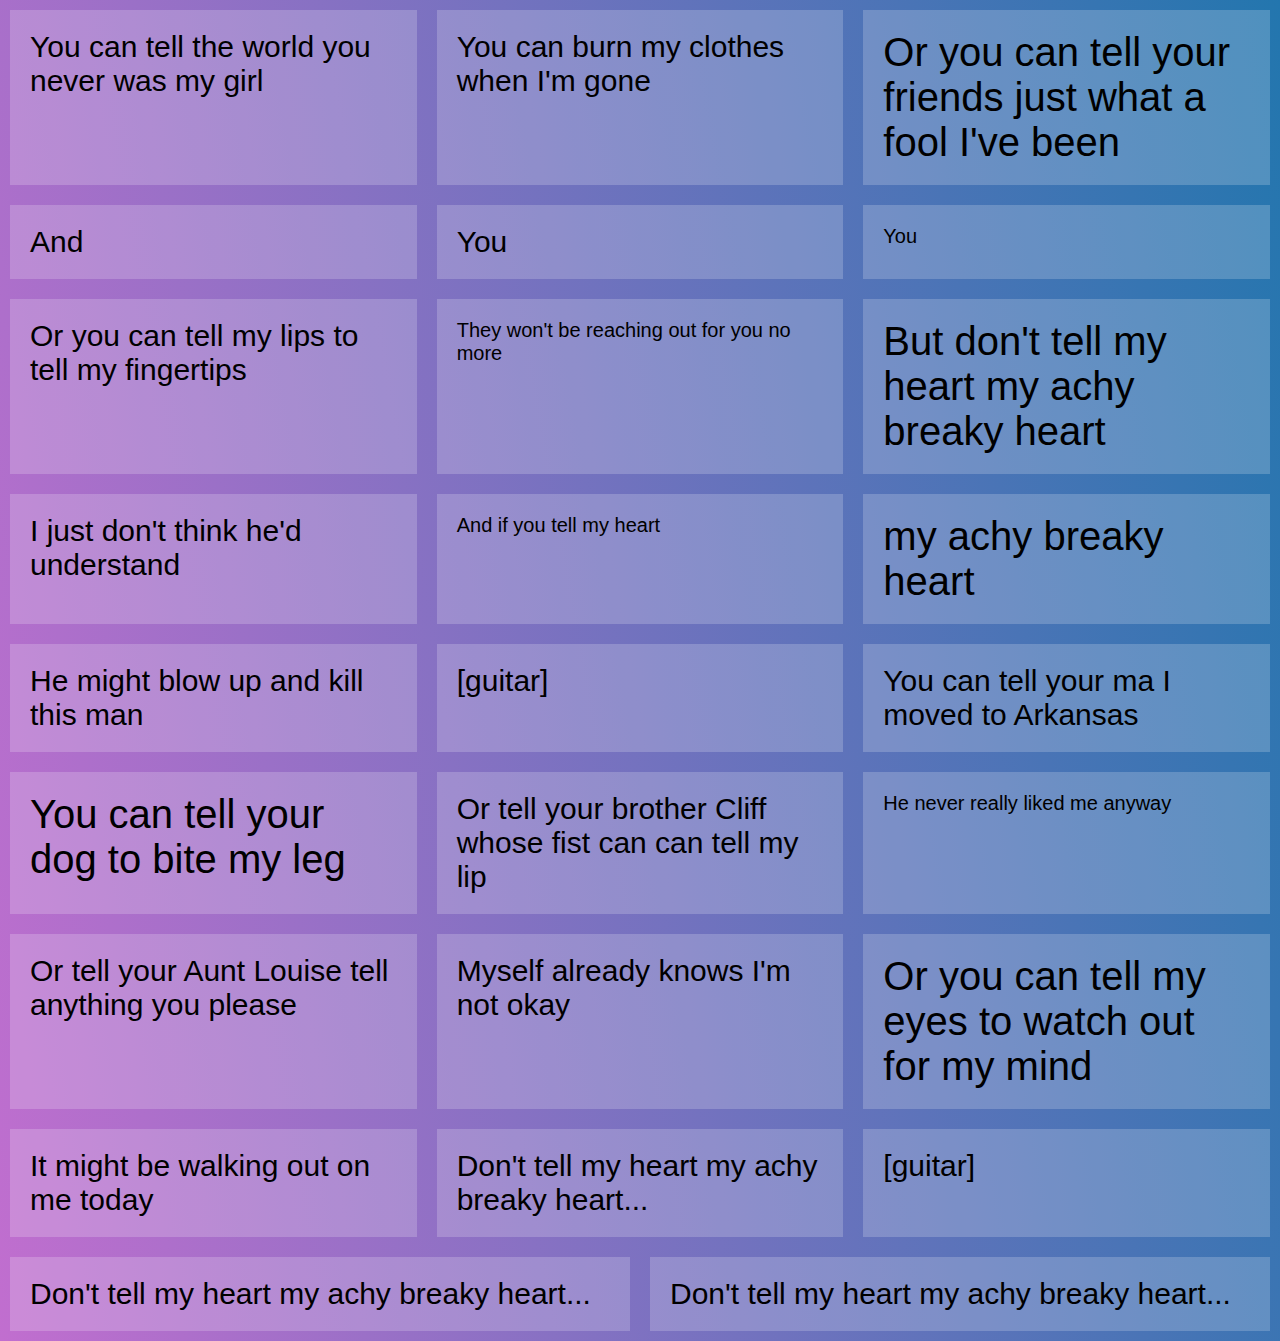
<file: equal-height/index.html>
<!DOCTYPE html>
<html lang="en">
<head>
  <meta charset="UTF-8">
  <title>FlexBox Nav</title>
  <link rel="stylesheet" href="https://maxcdn.bootstrapcdn.com/font-awesome/4.3.0/css/font-awesome.min.css">
  <link rel="stylesheet" href="style.css">
</head>
<body>

  <div class="elements">

    <div class="item">You can tell the world you never was my girl</div>
    <div class="item">You can burn my clothes when I'm gone</div>
    <div class="item large">Or you can tell your friends just what a fool I've been</div>
    <div class="item">And </div>

    <div class="item">You </div>
    <div class="item small">You </div>
    <div class="item">Or you can tell my lips to tell my fingertips</div>
    <div class="item small">They won't be reaching out for you no more</div>

    <div class="item large">But don't tell my heart my achy breaky heart</div>
    <div class="item">I just don't think he'd understand</div>
    <div class="item small">And if you tell my heart</div>
    <div class="item large">my achy breaky heart</div>
    <div class="item">He might blow up and kill this man</div>

    <div class="item">[guitar]</div>

    <div class="item">You can tell your ma I moved to Arkansas</div>
    <div class="item large">You can tell your dog to bite my leg</div>
    <div class="item">Or tell your brother Cliff whose fist can can tell my lip</div>
    <div class="item small">He never really liked me anyway</div>

    <div class="item">Or tell your Aunt Louise tell anything you please</div>
    <div class="item">Myself already knows I'm not okay</div>
    <div class="item large">Or you can tell my eyes to watch out for my mind</div>
    <div class="item">It might be walking out on me today</div>

    <div class="item">Don't tell my heart my achy breaky heart...</div>

    <div class="item">[guitar]</div>

    <div class="item">Don't tell my heart my achy breaky heart...</div>
    <div class="item">Don't tell my heart my achy breaky heart...</div>

  </div>

</body>
</html>
</file>
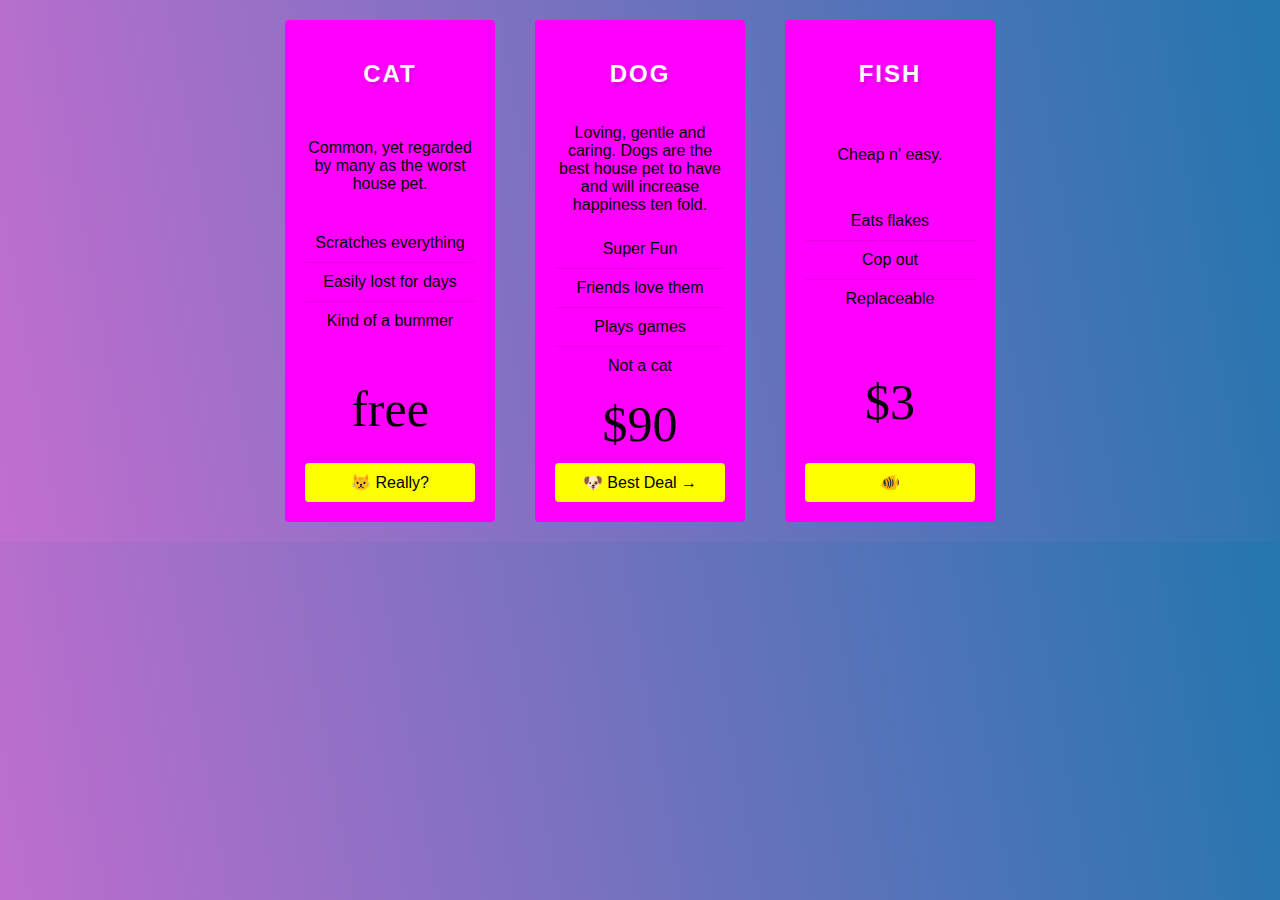
<file: pricing-grid/index.html>
<!DOCTYPE html>
<html lang="en">
<head>
  <meta charset="UTF-8">
  <title>FlexBox Nav</title>
  <link rel="stylesheet" href="https://maxcdn.bootstrapcdn.com/font-awesome/4.3.0/css/font-awesome.min.css">
  <link rel="stylesheet" href="style.css">
</head>
<body>

  <!-- Flex Container! -->
  <div class="pricing-grid">

    <div class="plan plan1">

      <h2>Cat</h2>
      <p>Common, yet regarded by many as the worst house pet.</p>
      <ul class="features">
        <li>Scratches everything</li>
        <li>Easily lost for days</li>
        <li>Kind of a bummer</li>
      </ul>

      <p class="price">free</p>

      <a href="#" class="cta">😾 Really?</a>
    </div>

    <div class="plan plan2">

      <h2>Dog</h2>
      <p>Loving, gentle and caring. Dogs are the best house pet to have and will increase happiness ten fold. </p>
      <ul class="features">
        <li>Super Fun</li>
        <li>Friends love them</li>
        <li>Plays games</li>
        <li>Not a cat</li>
      </ul>

      <p class="price">$90</p>

      <a href="#" class="cta">🐶 Best Deal →</a>
    </div>

    <div class="plan plan3">

      <h2>Fish</h2>
      <p>Cheap n' easy.</p>
      <ul class="features">
        <li>Eats flakes</li>
        <li>Cop out</li>
        <li>Replaceable</li>
      </ul>

      <p class="price">$3</p>

      <a href="#" class="cta">🐠</a>
    </div>

  </div>

</body>
</html>
</file>
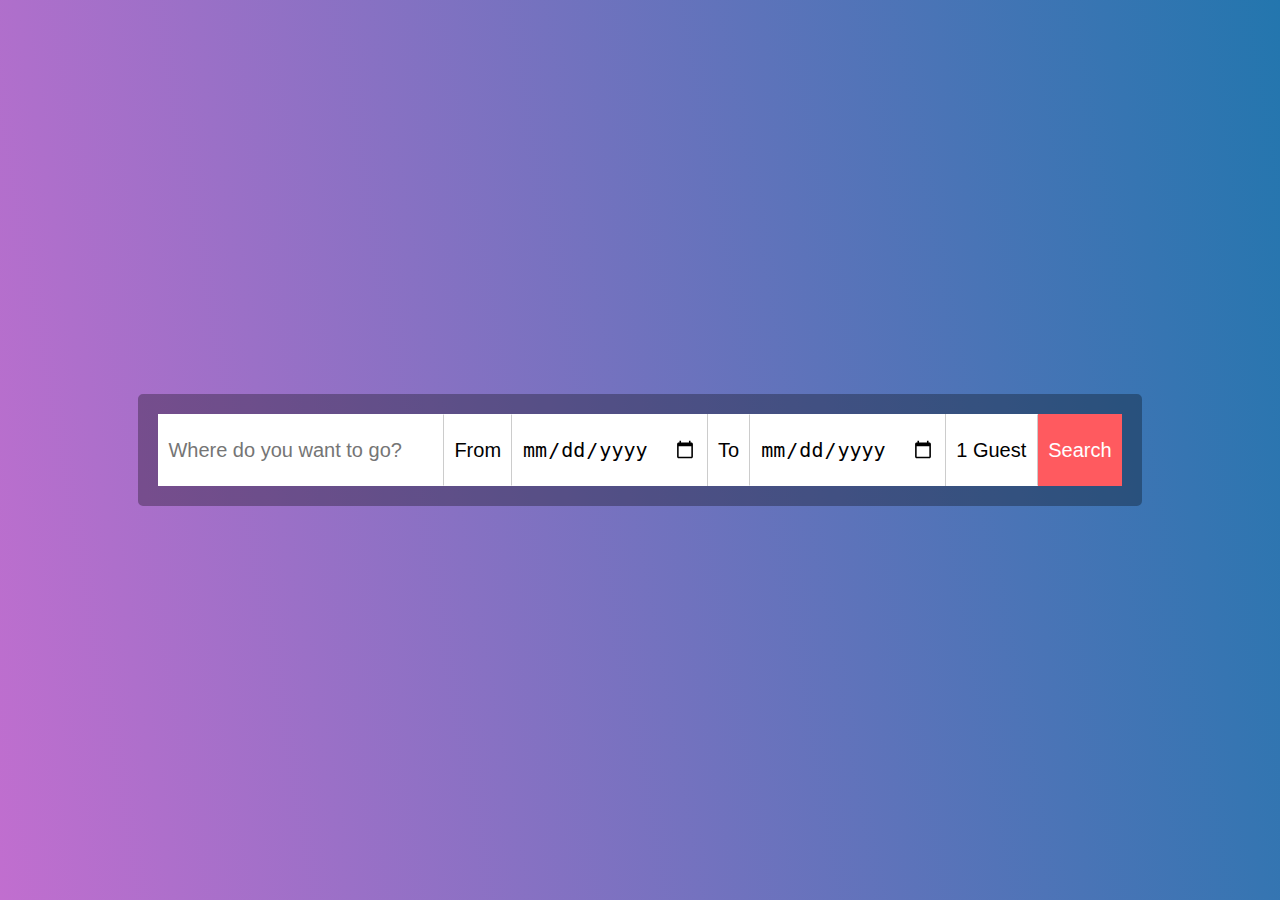
<file: single-line-form/index.html>
<!DOCTYPE html>
<html lang="en">
<head>
  <meta charset="UTF-8">
  <title>FlexBox Nav</title>
  <link rel="stylesheet" href="https://maxcdn.bootstrapcdn.com/font-awesome/4.3.0/css/font-awesome.min.css">
  <link rel="stylesheet" href="style.css">
</head>
<body>


  <div class="cover">

    <form  class="flex-form">

      <input type="search" placeholder="Where do you want to go?">

      <label for="from">From</label>
      <input type="date" name="from">

      <label for="from">To</label>
      <input type="date" name="to">

      <select name="" id="">
        <option value="1">1 Guest</option>
        <option value="2">2 Guest</option>
        <option value="3">3 Guest</option>
        <option value="4">4 Guest</option>
        <option value="5">5 Guest</option>
      </select>

      <input type="submit" value="Search">

    </form>

  </div>

  <video  class="dog" src="https://s3-us-west-2.amazonaws.com/coverr/mp4/Coverr-Lulu.mp4" autoplay loop></video>

</body>
</html>
</file>
<file: equal-height/style.css>
/* Some CSS Setup - nothing to do with flexbox */
html {
  box-sizing: border-box;
}

*, *:before, *:after {
  box-sizing: inherit;
}

body {
  font-family: sans-serif;
  margin: 0;
  background-image: linear-gradient(260deg, #2376ae 0%, #c16ecf 100%);
}

a {
  color:white;
}

.item.large {
  font-size: 40px;
}

.item.small {
  font-size: 20px;
}

.item {
  background:rgba(255,255,255,0.2);
  margin:10px;
  padding:20px;
  font-size: 30px;
}

/* Flexbox Starts Here: */
.elements {
  display: flex;
  flex-wrap: wrap;
}

.item {
  flex: 1 1 calc(33.33% - 20px);
}
</file>
<file: pricing-grid/style.css>
/* Some CSS Setup - nothing to do with flexbox */
html {
  box-sizing: border-box;
}

*, *:before, *:after {
  box-sizing: inherit;
}

body {
  font-family: sans-serif;
  margin: 0;
  background-image: linear-gradient(260deg, #2376ae 0%, #c16ecf 100%);
}

a {
  color:white;
}

.plan ul {
  margin: 0;
  padding: 0;
  list-style: none;
}

.plan ul li {
  border-bottom: 1px solid rgba(0,0,0,0.1);
  padding:10px;
}

.plan ul li:last-child {
  border-bottom: 0;
}

.plan a {
  text-decoration: none;
  background:#FEFF00;
  padding:10px;
  color:black;
  border-radius:4px;
}


.plan h2 {
  text-transform: uppercase;
  color:white;
  letter-spacing: 2px;
  text-shadow:3px 3px 0 rgba(0,0,0,0.1);
}

.price {
  font-size: 50px;
  font-family: serif;
  margin: 10px 0;
}


.pricing-grid {
  max-width:750px;
  margin: 0 auto;
  display: flex;

  display: flex;
  align-items: stretch;
}

.plan {
  background: magenta;
  margin: 20px;
  padding: 20px;
  border-radius: 4px;
  text-align: center;

  flex: 1;
  display: flex;
  flex-wrap: wrap;
}

.plan > * {
  flex: 1 1 100%;
}

.plan .cta {
  align-self: flex-end;
}

.price {
  align-self: flex-end;
}
</file>
<file: single-line-form/style.css>
/* Some CSS Setup - nothing to do with flexbox */
html {
  box-sizing: border-box;
}

*, *:before, *:after {
  box-sizing: inherit;
}

body {
  font-family: sans-serif;
  margin: 0;
  overflow: hidden;
  background-image: linear-gradient(260deg, #2376ae 0%, #c16ecf 100%);
}

a {
  color:white;
}

.cover  {
  height:100vh;
  width:100%;
}

/*Video*/

.dog {
  height:100%;
  -webkit-filter:blur(5px);
  filter:blur(5px);
  position: absolute;
  top: 0;
}

/*Hack to get them to align properly */
.flex-form > *:not([type="date"]) {
  border-top:1px solid white;
  border-bottom:1px solid white;
}

.flex-form input[type="submit"] {
  background:#FF5A5F;
  border-top: 1px solid #FF5A5F;
  border-bottom: 1px solid #FF5A5F;
  color:white;
}

.flex-form {
  z-index: 10;
  position: relative;
}

.flex-form > * {
  border:0;
  padding:10px;
  background:white;
  line-height:50px;
  font-size: 20px;
  border-radius:0;
  outline:0;
  border-right:1px solid rgba(0,0,0,0.2);
  -webkit-appearance:none;
}

.flex-form > *:last-child {
  border-right: 0;
}

/*Flexbox Starts Here*/
.cover {
  display:flex;
  justify-content: center;
  align-items: center;
}

.flex-form {
  display: flex;
  border: 20px solid rgba(0,0,0, 0.3);
  border-radius: 5px;
}

input[type="search"] {
  flex-basis: 500px;
}
</file>
